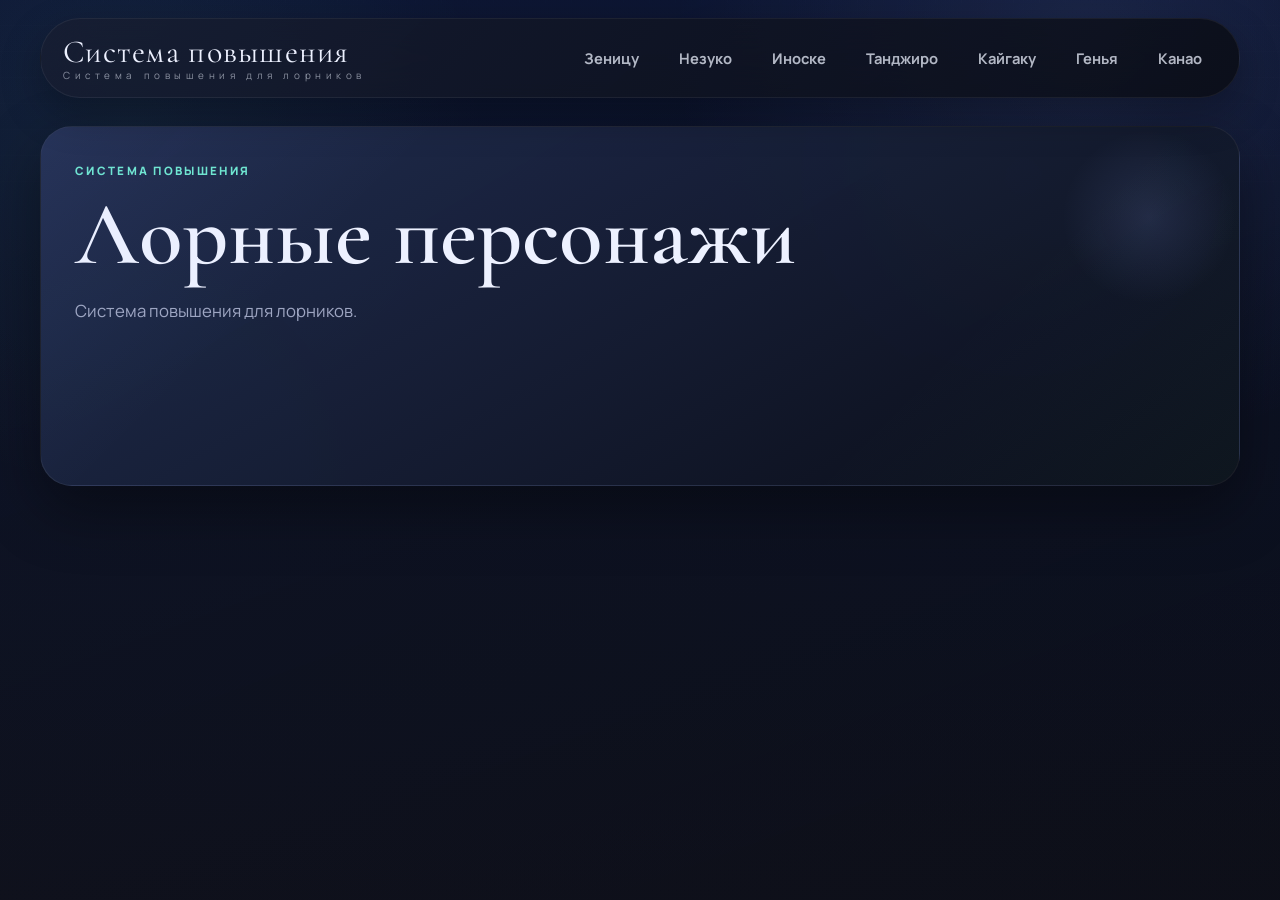
<file: index.html>
<!DOCTYPE html>
<html lang="ru">
<head>
  <meta charset="UTF-8">
  <meta name="viewport" content="width=device-width, initial-scale=1.0">
  <title>Дзюнкоку</title>
  <link rel="preconnect" href="https://fonts.googleapis.com">
  <link rel="preconnect" href="https://fonts.gstatic.com" crossorigin>
  <link href="https://fonts.googleapis.com/css2?family=Cormorant+Garamond:wght@500;600;700&family=Manrope:wght@400;500;700;800&display=swap" rel="stylesheet">
  <link rel="stylesheet" href="styles.css">
</head>
<body data-page="overview">
  <div class="site-shell">
    <header class="topbar">
      <a class="brand" href="index.html" aria-label="Дзюнкоку">
        <span class="brand__title">Система повышения</span>
        <span class="brand__subtitle">Система повышения для лорников</span>
      </a>
      <nav class="topbar__nav" id="quick-nav" aria-label="Основная навигация"></nav>
    </header>

    <header class="hero">
      <div class="hero__content">
        <p class="eyebrow" id="hero-kicker"></p>
        <h1 id="hero-title"></h1>
        <p class="hero__text" id="hero-text"></p>
      </div>
    </header>

    <main id="app"></main>
  </div>

  <script src="script.js"></script>
</body>
</html>
</file>
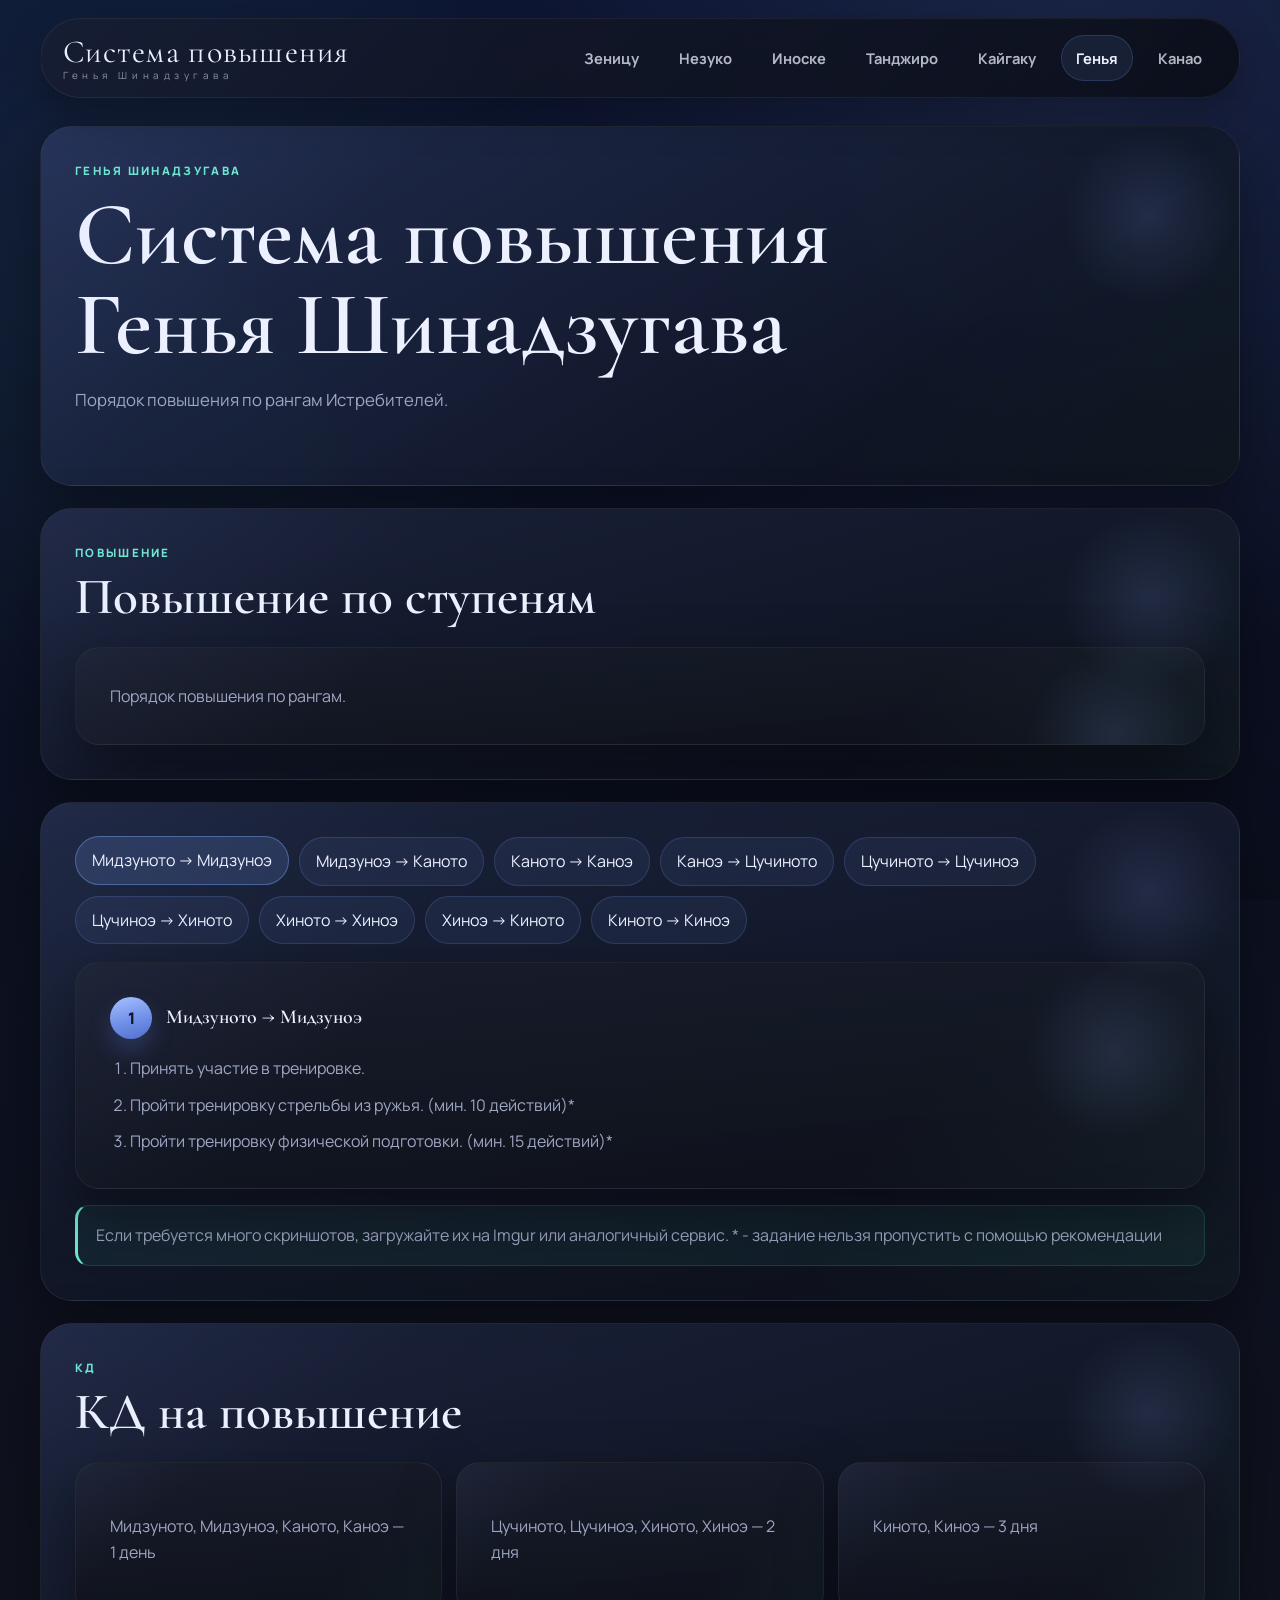
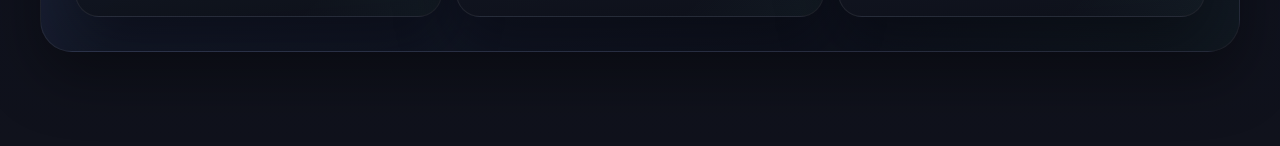
<file: genia.html>
<!DOCTYPE html>
<html lang="ru">
<head>
  <meta charset="UTF-8">
  <meta name="viewport" content="width=device-width, initial-scale=1.0">
  <title>Генья | Шинадзугава</title>
  <link rel="preconnect" href="https://fonts.googleapis.com">
  <link rel="preconnect" href="https://fonts.gstatic.com" crossorigin>
  <link href="https://fonts.googleapis.com/css2?family=Cormorant+Garamond:wght@500;600;700&family=Manrope:wght@400;500;700;800&display=swap" rel="stylesheet">
  <link rel="stylesheet" href="styles.css">
</head>
<body data-page="genia">
  <div class="site-shell">
    <header class="topbar">
      <a class="brand" href="index.html" aria-label="Система повышения Генья Шинадзугава">
        <span class="brand__title">Система повышения</span>
        <span class="brand__subtitle">Генья Шинадзугава</span>
      </a>
      <nav class="topbar__nav" id="quick-nav" aria-label="Основная навигация"></nav>
    </header>

    <header class="hero">
      <div class="hero__content">
        <p class="eyebrow" id="hero-kicker"></p>
        <h1 id="hero-title"></h1>
        <p class="hero__text" id="hero-text"></p>
      </div>
    </header>

    <main id="app"></main>
  </div>

  <script src="script.js"></script>
</body>
</html>
</file>
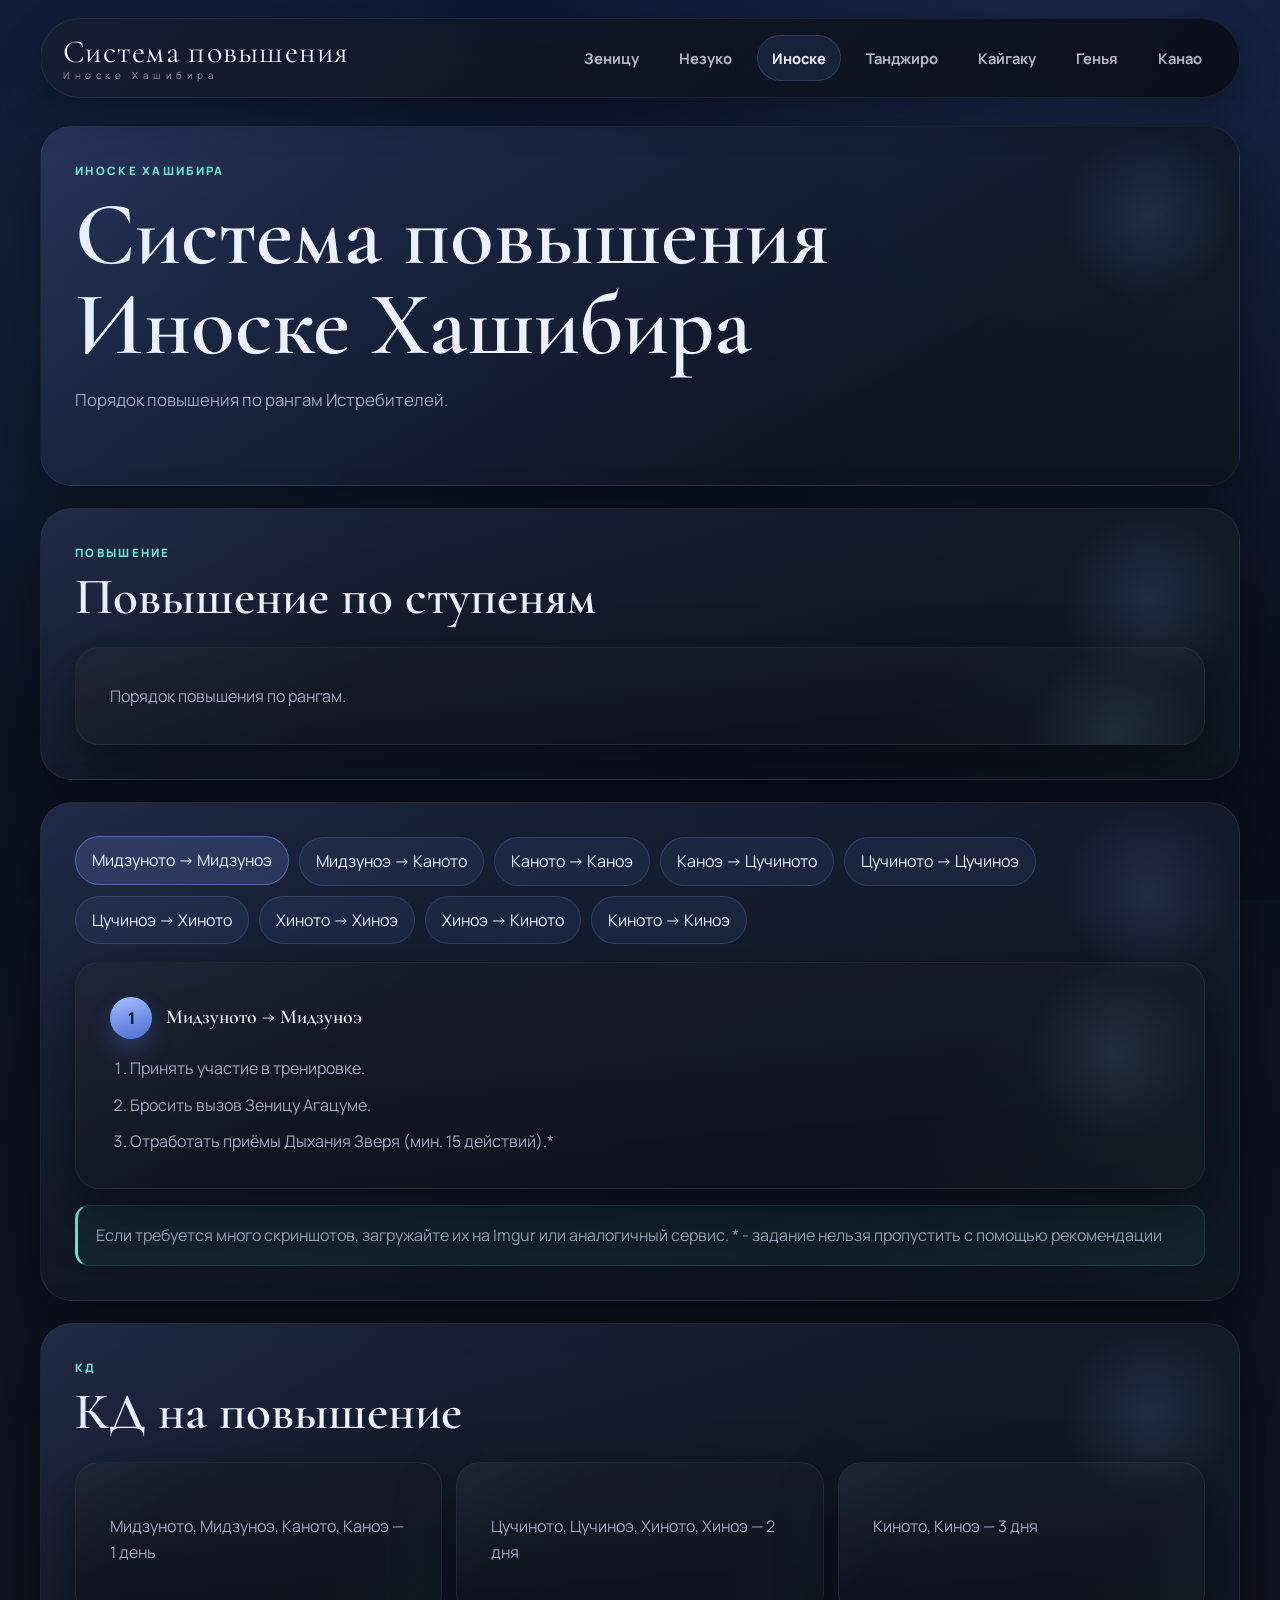
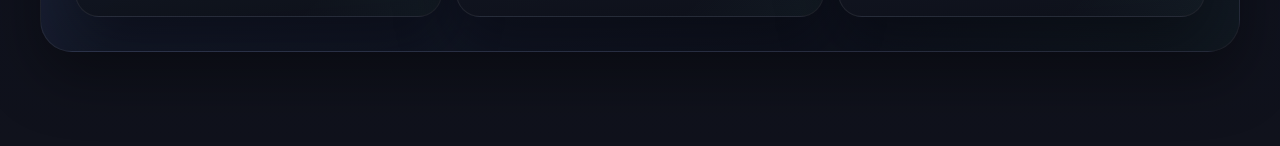
<file: Inosuke.html>
<!DOCTYPE html>
<html lang="ru">
<head>
  <meta charset="UTF-8">
  <meta name="viewport" content="width=device-width, initial-scale=1.0">
  <title>Иноске | Хашибира</title>
  <link rel="preconnect" href="https://fonts.googleapis.com">
  <link rel="preconnect" href="https://fonts.gstatic.com" crossorigin>
  <link href="https://fonts.googleapis.com/css2?family=Cormorant+Garamond:wght@500;600;700&family=Manrope:wght@400;500;700;800&display=swap" rel="stylesheet">
  <link rel="stylesheet" href="styles.css">
</head>
<body data-page="Inosuke">
  <div class="site-shell">
    <header class="topbar">
      <a class="brand" href="index.html" aria-label="Система повышения Иноске Хашибира">
        <span class="brand__title">Система повышения</span>
        <span class="brand__subtitle">Иноске Хашибира</span>
      </a>
      <nav class="topbar__nav" id="quick-nav" aria-label="Основная навигация"></nav>
    </header>

    <header class="hero">
      <div class="hero__content">
        <p class="eyebrow" id="hero-kicker"></p>
        <h1 id="hero-title"></h1>
        <p class="hero__text" id="hero-text"></p>
      </div>
    </header>

    <main id="app"></main>
  </div>

  <script src="script.js"></script>
</body>
</html>
</file>
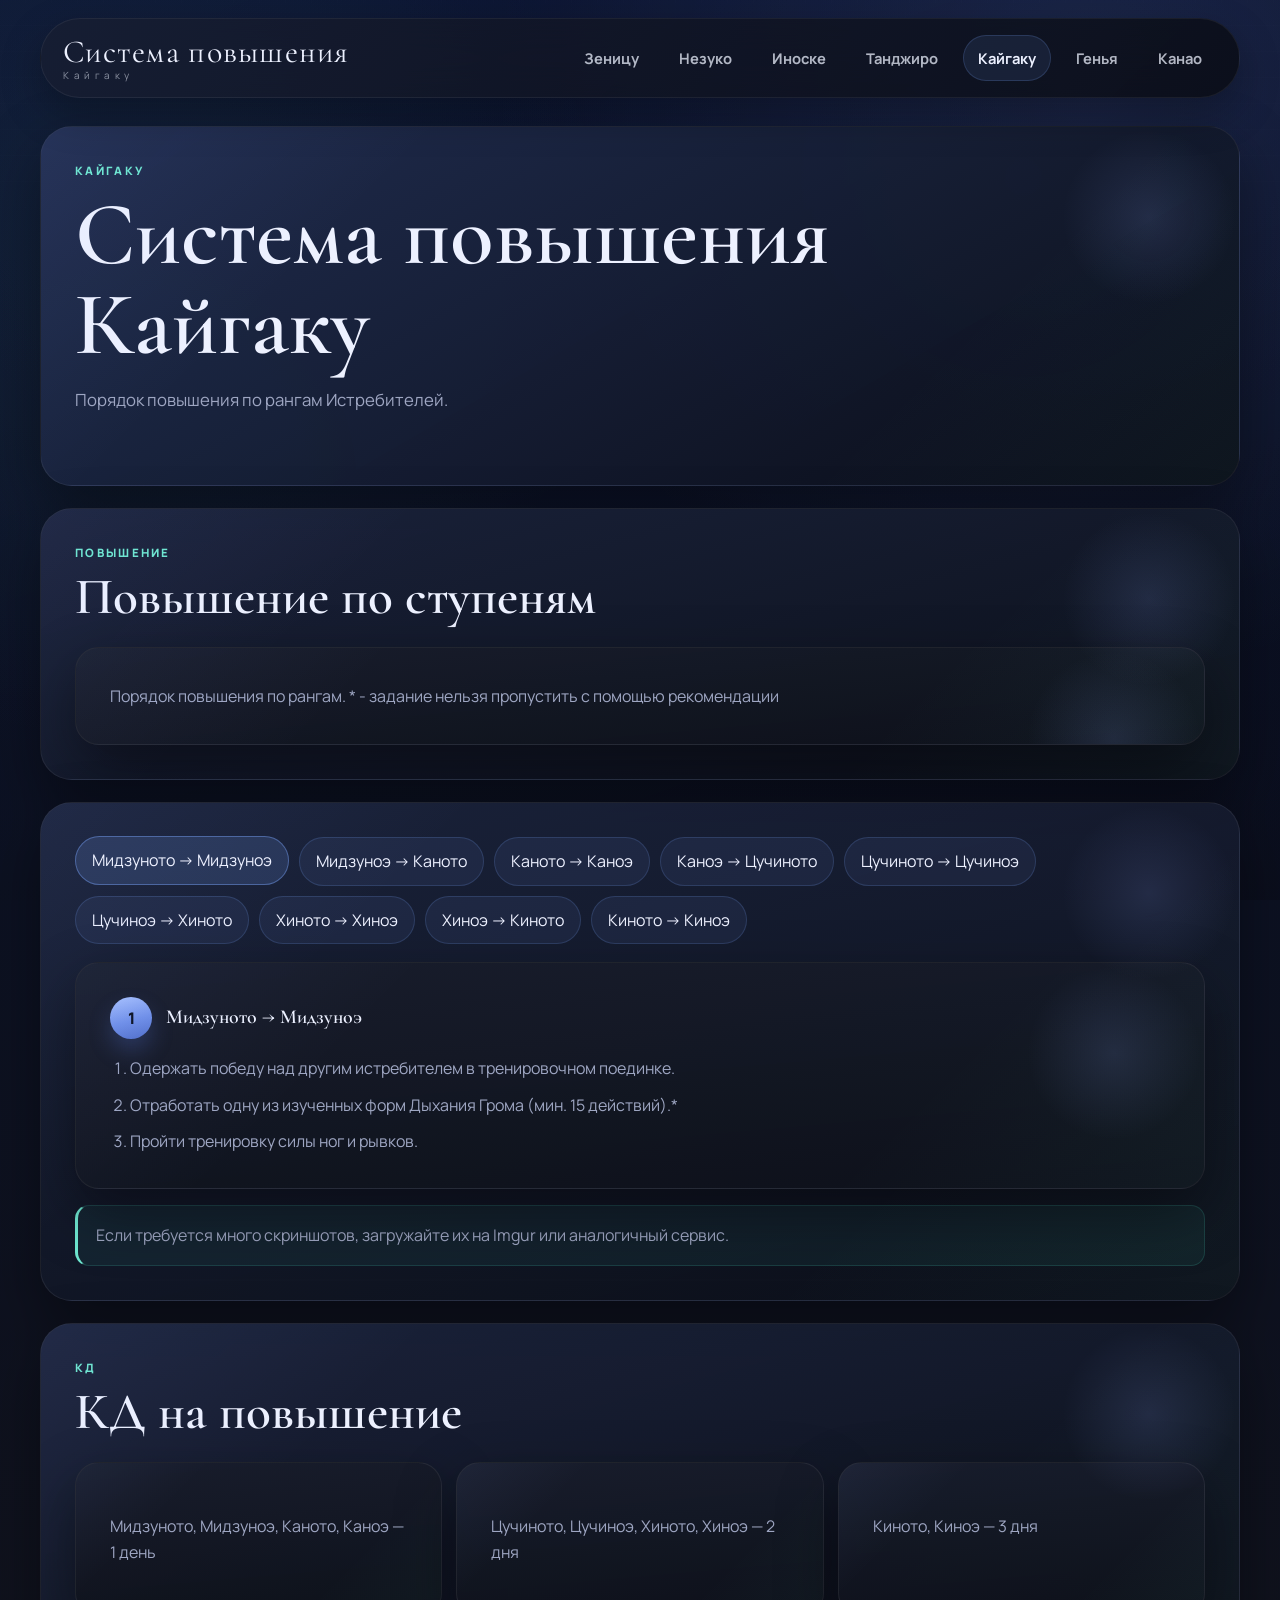
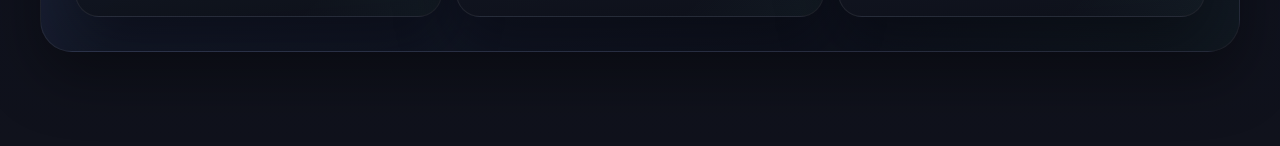
<file: Kaigaku.html>
<!DOCTYPE html>
<html lang="ru">
<head>
  <meta charset="UTF-8">
  <meta name="viewport" content="width=device-width, initial-scale=1.0">
  <title>Кайгаку</title>
  <link rel="preconnect" href="https://fonts.googleapis.com">
  <link rel="preconnect" href="https://fonts.gstatic.com" crossorigin>
  <link href="https://fonts.googleapis.com/css2?family=Cormorant+Garamond:wght@500;600;700&family=Manrope:wght@400;500;700;800&display=swap" rel="stylesheet">
  <link rel="stylesheet" href="styles.css">
</head>
<body data-page="Kaigaku">
  <div class="site-shell">
    <header class="topbar">
      <a class="brand" href="index.html" aria-label="Система повышения Кайгаку">
        <span class="brand__title">Система повышения</span>
        <span class="brand__subtitle">Кайгаку</span>
      </a>
      <nav class="topbar__nav" id="quick-nav" aria-label="Основная навигация"></nav>
    </header>

    <header class="hero">
      <div class="hero__content">
        <p class="eyebrow" id="hero-kicker"></p>
        <h1 id="hero-title"></h1>
        <p class="hero__text" id="hero-text"></p>
      </div>
    </header>

    <main id="app"></main>
  </div>

  <script src="script.js"></script>
</body>
</html>
</file>
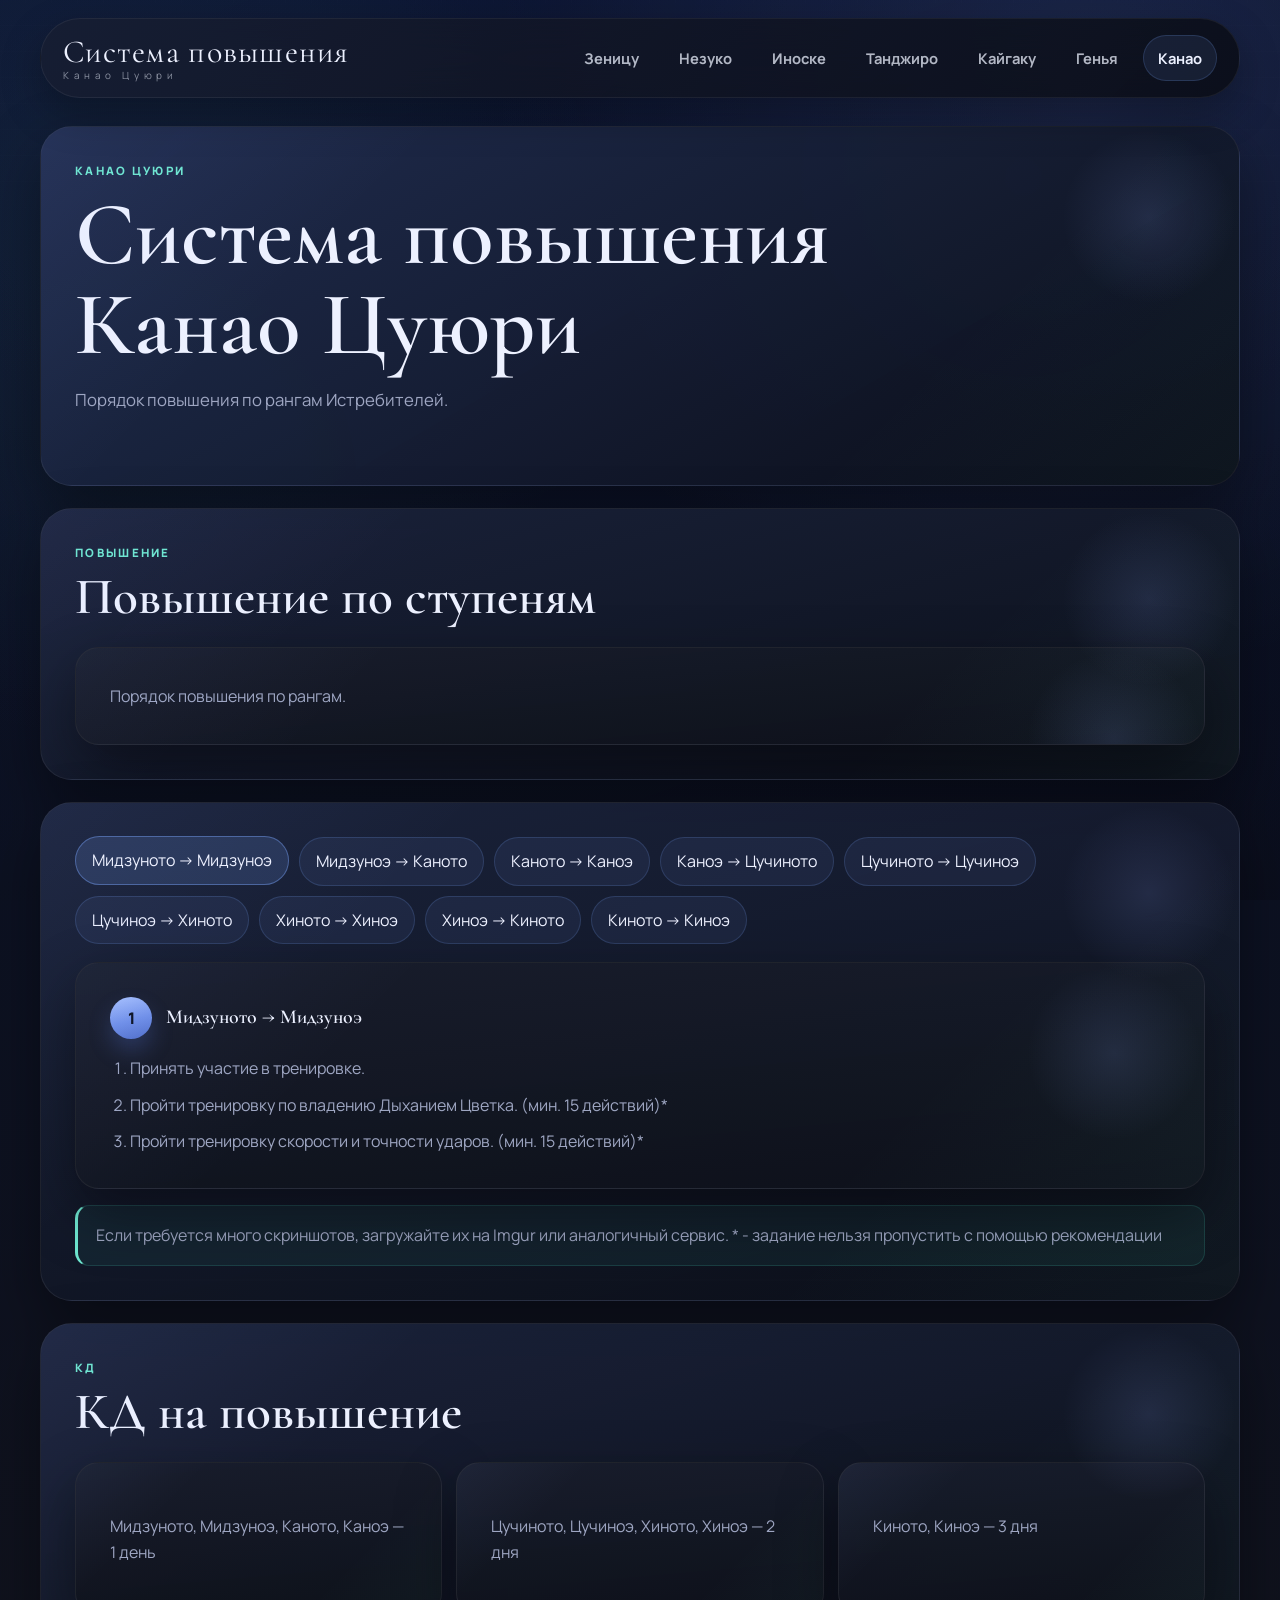
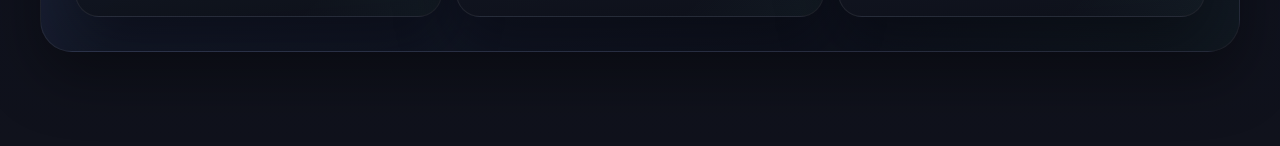
<file: Kanao.html>
<!DOCTYPE html>
<html lang="ru">
<head>
  <meta charset="UTF-8">
  <meta name="viewport" content="width=device-width, initial-scale=1.0">
  <title>Канао | Цуюри</title>
  <link rel="preconnect" href="https://fonts.googleapis.com">
  <link rel="preconnect" href="https://fonts.gstatic.com" crossorigin>
  <link href="https://fonts.googleapis.com/css2?family=Cormorant+Garamond:wght@500;600;700&family=Manrope:wght@400;500;700;800&display=swap" rel="stylesheet">
  <link rel="stylesheet" href="styles.css">
</head>
<body data-page="Kanao">
  <div class="site-shell">
    <header class="topbar">
      <a class="brand" href="index.html" aria-label="Система повышения Канао Цуюри">
        <span class="brand__title">Система повышения</span>
        <span class="brand__subtitle">Канао Цуюри</span>
      </a>
      <nav class="topbar__nav" id="quick-nav" aria-label="Основная навигация"></nav>
    </header>

    <header class="hero">
      <div class="hero__content">
        <p class="eyebrow" id="hero-kicker"></p>
        <h1 id="hero-title"></h1>
        <p class="hero__text" id="hero-text"></p>
      </div>
    </header>

    <main id="app"></main>
  </div>

  <script src="script.js"></script>
</body>
</html>
</file>
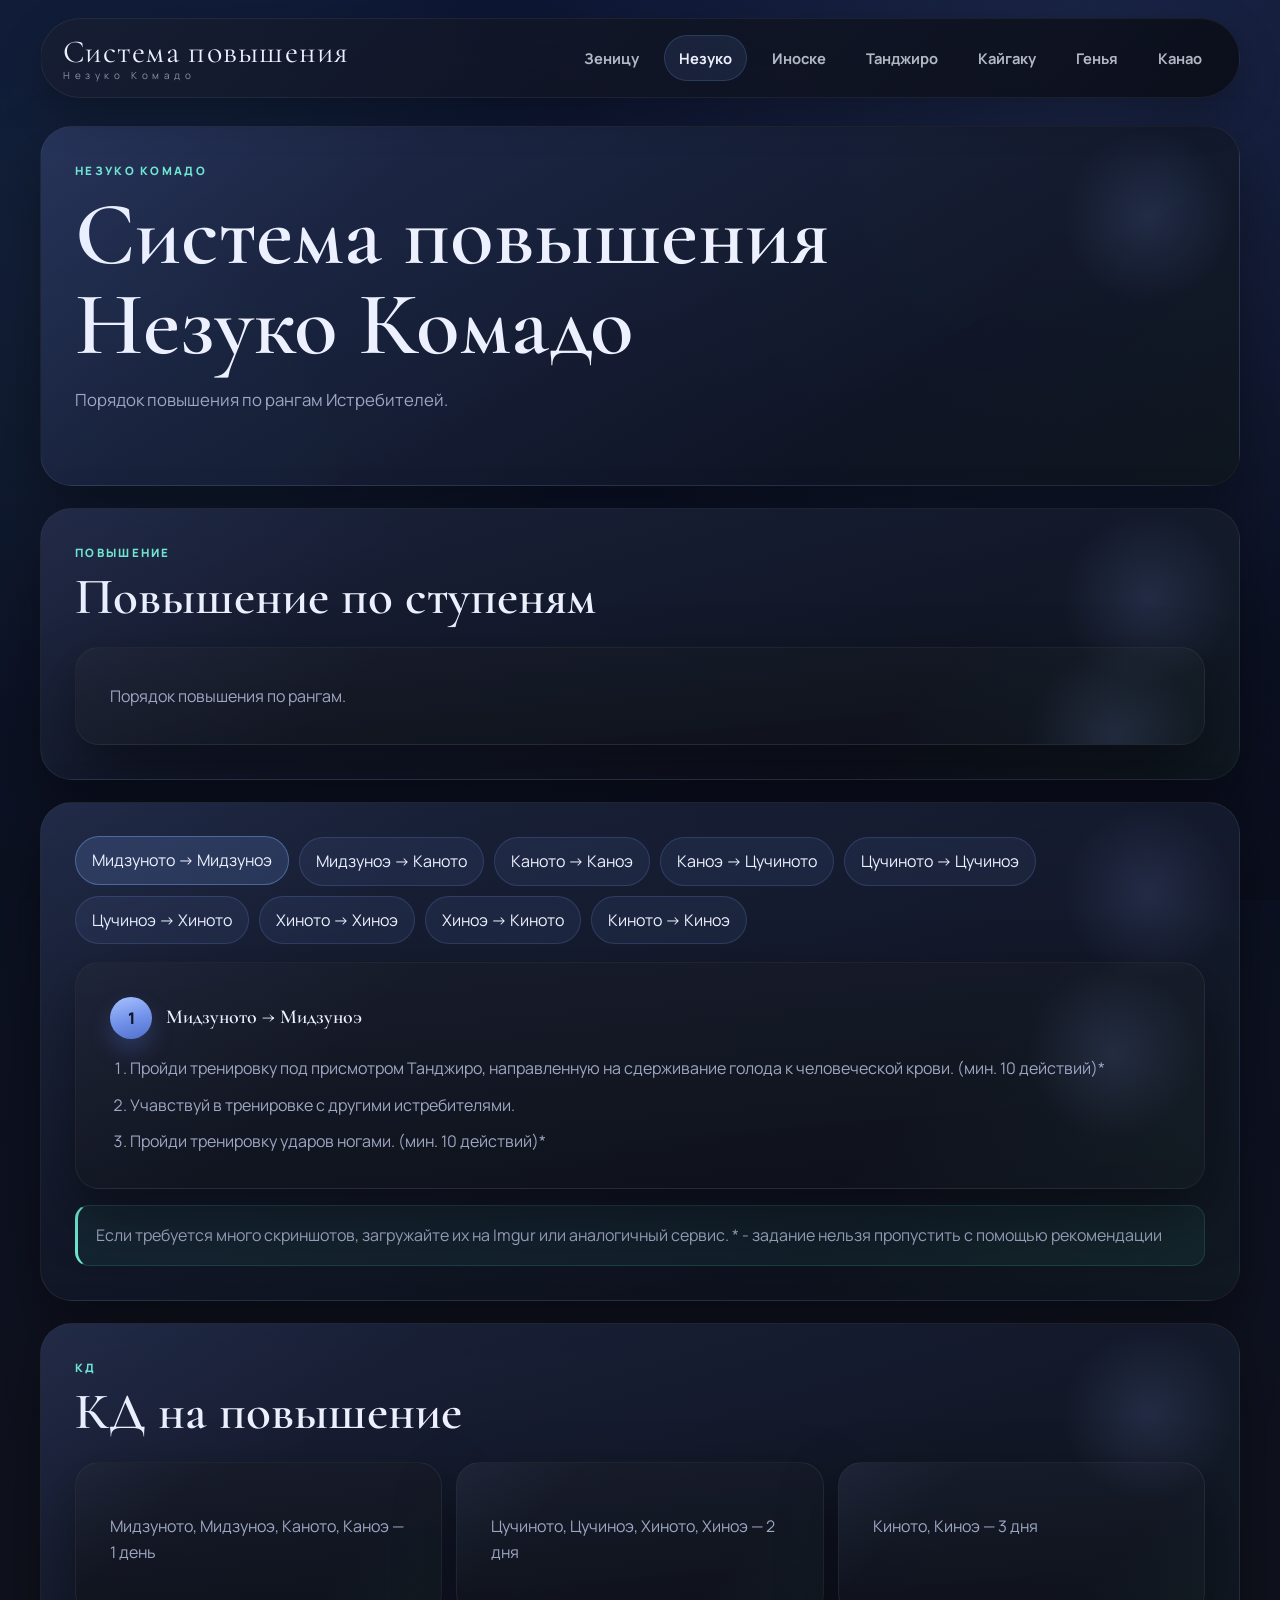
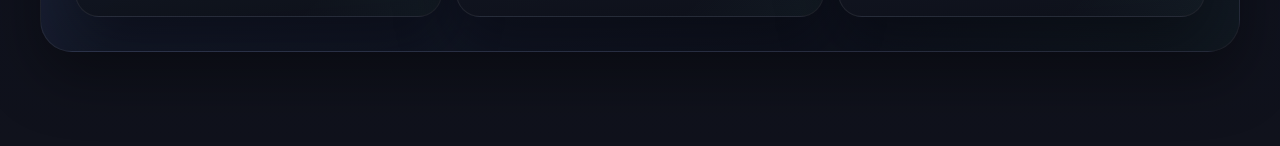
<file: nezuko.html>
<!DOCTYPE html>
<html lang="ru">
<head>
  <meta charset="UTF-8">
  <meta name="viewport" content="width=device-width, initial-scale=1.0">
  <title>Незуко | Комадо</title>
  <link rel="preconnect" href="https://fonts.googleapis.com">
  <link rel="preconnect" href="https://fonts.gstatic.com" crossorigin>
  <link href="https://fonts.googleapis.com/css2?family=Cormorant+Garamond:wght@500;600;700&family=Manrope:wght@400;500;700;800&display=swap" rel="stylesheet">
  <link rel="stylesheet" href="styles.css">
</head>
<body data-page="nezuko">
  <div class="site-shell">
    <header class="topbar">
      <a class="brand" href="index.html" aria-label="Система повышения Незуко Комадо">
        <span class="brand__title">Система повышения</span>
        <span class="brand__subtitle">Незуко Комадо</span>
      </a>
      <nav class="topbar__nav" id="quick-nav" aria-label="Основная навигация"></nav>
    </header>

    <header class="hero">
      <div class="hero__content">
        <p class="eyebrow" id="hero-kicker"></p>
        <h1 id="hero-title"></h1>
        <p class="hero__text" id="hero-text"></p>
      </div>
    </header>

    <main id="app"></main>
  </div>

  <script src="script.js"></script>
</body>
</html>
</file>
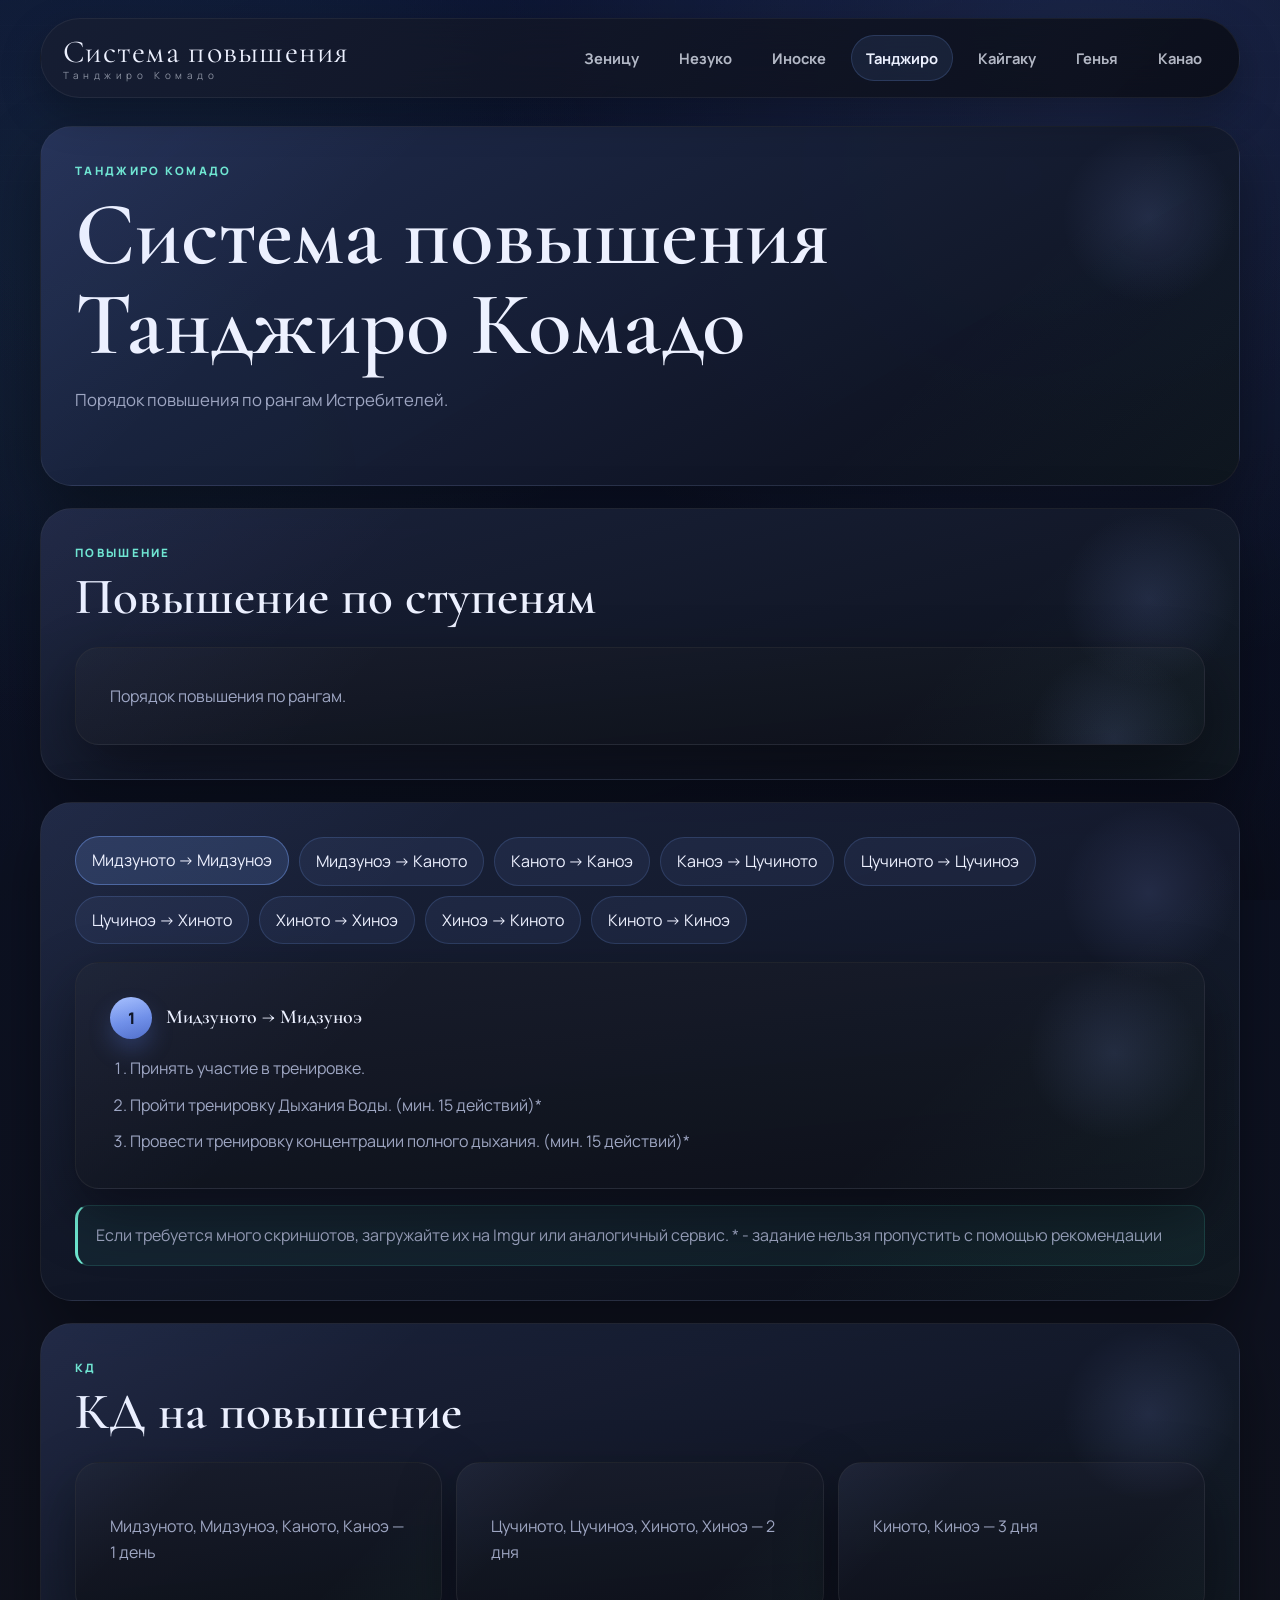
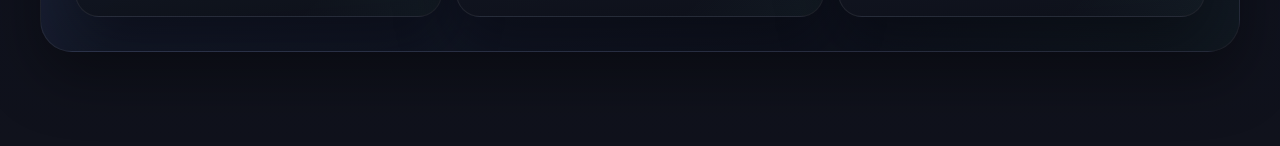
<file: Tazik.html>
<!DOCTYPE html>
<html lang="ru">
<head>
  <meta charset="UTF-8">
  <meta name="viewport" content="width=device-width, initial-scale=1.0">
  <title>Танджиро | Комадо</title>
  <link rel="preconnect" href="https://fonts.googleapis.com">
  <link rel="preconnect" href="https://fonts.gstatic.com" crossorigin>
  <link href="https://fonts.googleapis.com/css2?family=Cormorant+Garamond:wght@500;600;700&family=Manrope:wght@400;500;700;800&display=swap" rel="stylesheet">
  <link rel="stylesheet" href="styles.css">
</head>
<body data-page="Tazik">
  <div class="site-shell">
    <header class="topbar">
      <a class="brand" href="index.html" aria-label="Система повышения Танджиро Комадо">
        <span class="brand__title">Система повышения</span>
        <span class="brand__subtitle">Танджиро Комадо</span>
      </a>
      <nav class="topbar__nav" id="quick-nav" aria-label="Основная навигация"></nav>
    </header>

    <header class="hero">
      <div class="hero__content">
        <p class="eyebrow" id="hero-kicker"></p>
        <h1 id="hero-title"></h1>
        <p class="hero__text" id="hero-text"></p>
      </div>
    </header>

    <main id="app"></main>
  </div>

  <script src="script.js"></script>
</body>
</html>
</file>
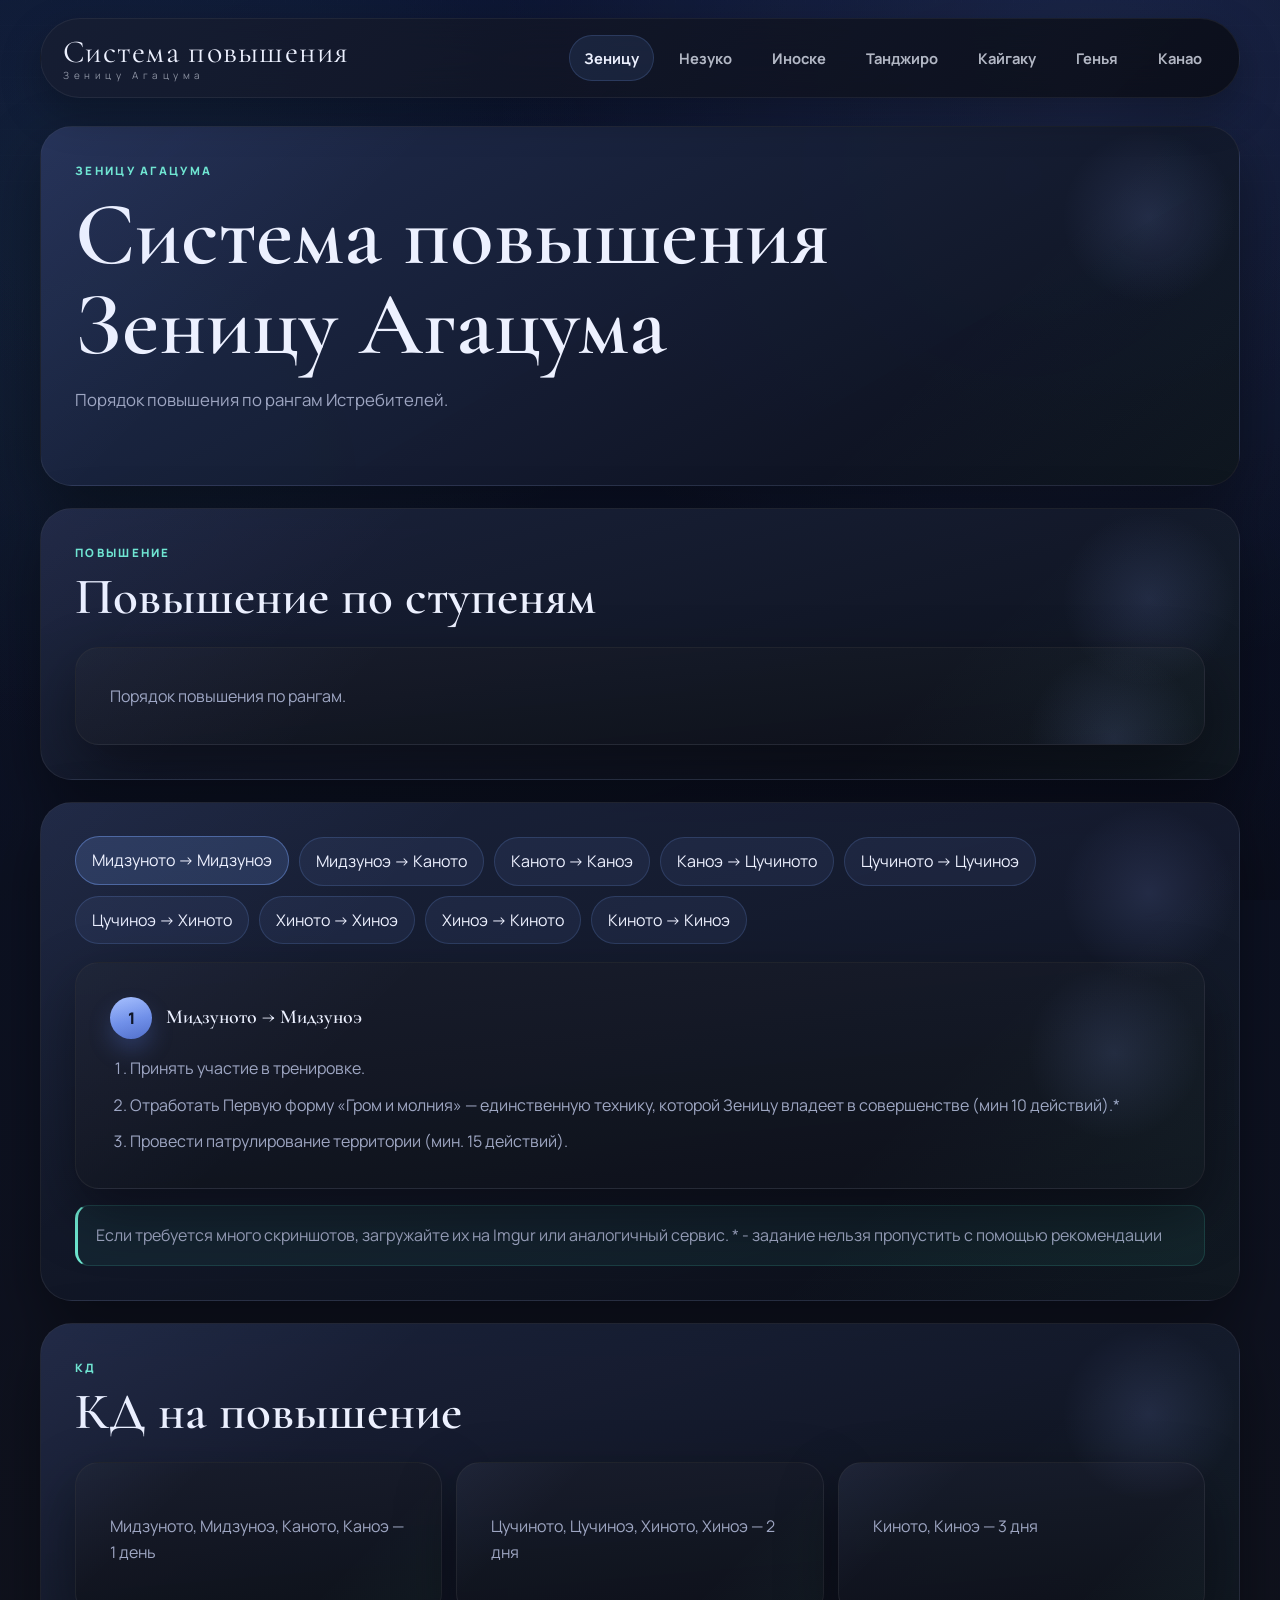
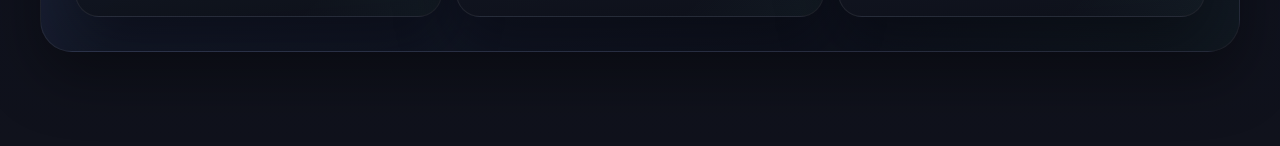
<file: zenitsu.html>
<!DOCTYPE html>
<html lang="ru">
<head>
  <meta charset="UTF-8">
  <meta name="viewport" content="width=device-width, initial-scale=1.0">
  <title>Зеницу | Агацума</title>
  <link rel="preconnect" href="https://fonts.googleapis.com">
  <link rel="preconnect" href="https://fonts.gstatic.com" crossorigin>
  <link href="https://fonts.googleapis.com/css2?family=Cormorant+Garamond:wght@500;600;700&family=Manrope:wght@400;500;700;800&display=swap" rel="stylesheet">
  <link rel="stylesheet" href="styles.css">
</head>
<body data-page="zenitsu">
  <div class="site-shell">
    <header class="topbar">
      <a class="brand" href="index.html" aria-label="Система повышения Зеницу Агацума">
        <span class="brand__title">Система повышения</span>
        <span class="brand__subtitle">Зеницу Агацума</span>
      </a>
      <nav class="topbar__nav" id="quick-nav" aria-label="Основная навигация"></nav>
    </header>

    <header class="hero">
      <div class="hero__content">
        <p class="eyebrow" id="hero-kicker"></p>
        <h1 id="hero-title"></h1>
        <p class="hero__text" id="hero-text"></p>
      </div>
    </header>

    <main id="app"></main>
  </div>

  <script src="script.js"></script>
</body>
</html>
</file>
<file: styles.css>
:root {
  --bg: #06070c;
  --bg-deep: #0b0e17;
  --panel: rgba(19, 22, 34, 0.82);
  --panel-strong: rgba(12, 15, 24, 0.94);
  --card: rgba(23, 27, 40, 0.9);
  --line: rgba(140, 170, 255, 0.18);
  --line-strong: rgba(140, 170, 255, 0.34);
  --text: #edf1ff;
  --muted: #9ea6c2;
  --accent: #8fa8ff;
  --accent-2: #6ee7d0;
  --accent-soft: rgba(143, 168, 255, 0.13);
  --shadow: 0 24px 60px rgba(0, 0, 0, 0.38);
  --radius-xl: 32px;
  --radius-lg: 24px;
  --radius-md: 18px;
  --radius-sm: 12px;
  --content-width: 1200px;
}

* {
  box-sizing: border-box;
}

html {
  scroll-behavior: smooth;
}

body {
  margin: 0;
  min-height: 100vh;
  font-family: "Manrope", sans-serif;
  color: var(--text);
  background:
    radial-gradient(circle at 85% 5%, rgba(143, 168, 255, 0.14), transparent 30%),
    radial-gradient(circle at 10% 15%, rgba(110, 231, 208, 0.08), transparent 26%),
    linear-gradient(180deg, #0a1330 0%, #0c1122 50%, #10121c 100%);
  line-height: 1.65;
  overflow-x: hidden;
  position: relative;
}

body::before {
  content: "";
  position: fixed;
  inset: 0;
  z-index: -3;
  background:
    linear-gradient(160deg, rgba(30, 40, 74, 0.68), rgba(6, 8, 14, 0.9)),
    url("https://images.unsplash.com/photo-1519681393784-d120267933ba?auto=format&fit=crop&w=1600&q=80") center/cover no-repeat;
  opacity: 0.28;
  pointer-events: none;
}

body::after {
  content: "";
  position: fixed;
  inset: 0;
  z-index: -2;
  background:
    linear-gradient(transparent 96%, rgba(255, 255, 255, 0.03) 100%),
    linear-gradient(90deg, transparent 96%, rgba(255, 255, 255, 0.025) 100%);
  background-size: 26px 26px;
  mask-image: linear-gradient(180deg, rgba(0, 0, 0, 0.5), transparent 90%);
  pointer-events: none;
}

.site-shell {
  width: min(calc(100% - 32px), var(--content-width));
  margin: 0 auto;
  padding: 18px 0 72px;
}

.topbar {
  position: sticky;
  top: 12px;
  z-index: 20;
  display: flex;
  align-items: center;
  justify-content: space-between;
  gap: 20px;
  min-height: 78px;
  padding: 16px 22px;
  border: 1px solid rgba(255, 255, 255, 0.06);
  border-radius: 999px;
  background: linear-gradient(135deg, rgba(24, 30, 50, 0.78), rgba(9, 11, 18, 0.8));
  box-shadow: 0 16px 40px rgba(0, 0, 0, 0.28);
  backdrop-filter: blur(24px);
}

.brand {
  display: inline-flex;
  flex-direction: column;
  gap: 3px;
  text-decoration: none;
  color: var(--text);
  line-height: 1;
  flex-shrink: 0;
}

.brand__title,
h1,
h2,
h3,
h4 {
  font-family: "Cormorant Garamond", serif;
}

.brand__title {
  font-size: 2rem;
  letter-spacing: 0.04em;
}

.brand__subtitle {
  color: rgba(237, 243, 255, 0.55);
  font-size: 0.62rem;
  letter-spacing: 0.46em;
}

.topbar__nav,
.pill-row,
.promotion-tabs,
.hero-actions {
  display: flex;
  flex-wrap: wrap;
  gap: 10px;
}

.topbar-link,
.tab-button,
.pill,
.hero-button {
  color: var(--text);
  text-decoration: none;
  transition: 0.2s ease;
}

.topbar-link {
  padding: 10px 14px;
  border: 1px solid transparent;
  border-radius: 999px;
  color: rgba(237, 243, 255, 0.74);
  font-size: 0.92rem;
  font-weight: 700;
}

.topbar-link:hover,
.topbar-link.is-active {
  color: var(--text);
  border-color: rgba(122, 168, 255, 0.18);
  background: rgba(122, 168, 255, 0.1);
}

.hero,
.panel,
.info-card,
.step-card,
.rank-card,
.spotlight-card,
.simple-card {
  position: relative;
  overflow: hidden;
  border: 1px solid rgba(255, 255, 255, 0.07);
  box-shadow: var(--shadow);
}

.hero,
.panel {
  border-radius: var(--radius-xl);
  background: linear-gradient(165deg, rgba(28, 36, 62, 0.92), rgba(12, 15, 24, 0.95));
}

.hero {
  margin: 28px 0 22px;
  min-height: 360px;
  background:
    linear-gradient(150deg, rgba(34, 46, 82, 0.95), rgba(10, 13, 22, 0.97)),
    radial-gradient(circle at 82% 14%, rgba(143, 168, 255, 0.16), transparent 30%),
    radial-gradient(circle at 8% 100%, rgba(110, 231, 208, 0.1), transparent 34%);
}

.hero::before,
.panel::before,
.spotlight-card::before,
.info-card::before,
.step-card::before,
.simple-card::before,
.rank-card::before {
  content: "";
  position: absolute;
  inset: 0;
  background: linear-gradient(135deg, rgba(143, 168, 255, 0.06), transparent 26%, transparent 72%, rgba(110, 231, 208, 0.045));
  pointer-events: none;
}

.hero::after,
.panel::after,
.spotlight-card::after,
.info-card::after,
.step-card::after {
  content: "";
  position: absolute;
  top: 0;
  right: 0;
  width: 180px;
  height: 180px;
  background: radial-gradient(circle, rgba(143, 168, 255, 0.13), transparent 68%);
  pointer-events: none;
}

.hero__content,
.panel,
.spotlight-card,
.info-card,
.step-card,
.simple-card {
  padding: 34px;
}

.eyebrow,
.section-kicker {
  margin: 0 0 10px;
  color: var(--accent-2);
  text-transform: uppercase;
  letter-spacing: 0.2em;
  font-size: 0.72rem;
  font-weight: 800;
}

h1,
h2,
h3,
h4 {
  margin: 0;
  line-height: 1;
  font-weight: 600;
}

h1 {
  max-width: 880px;
  font-size: clamp(3.1rem, 7vw, 5.6rem);
}

h2 {
  font-size: clamp(2.1rem, 4vw, 3.5rem);
}

h3 {
  margin-bottom: 16px;
  font-size: clamp(1.5rem, 3vw, 2rem);
}

h4 {
  margin-bottom: 10px;
  font-size: 1.24rem;
}

.hero__text,
.page-copy,
.section-copy,
.inline-note,
.rank-card__meta,
.simple-card p,
.step-card li,
.info-card li,
.ordered-list li {
  color: var(--muted);
}

.hero__text {
  max-width: 760px;
  margin: 16px 0 0;
  font-size: 1.05rem;
  line-height: 1.78;
}

.panel {
  margin-bottom: 22px;
}

.section-heading {
  display: flex;
  justify-content: space-between;
  gap: 16px;
  align-items: flex-end;
  margin-bottom: 24px;
}

.section-copy,
.page-copy {
  margin: 0;
  line-height: 1.75;
}

.page-copy + .page-copy {
  margin-top: 12px;
}

.cards-grid,
.simple-grid,
.steps-grid,
.cooldown-grid,
.rank-stack {
  display: grid;
  gap: 14px;
}

.cards-grid {
  grid-template-columns: repeat(auto-fit, minmax(240px, 1fr));
}

.simple-grid {
  grid-template-columns: repeat(auto-fit, minmax(220px, 1fr));
}

.steps-grid {
  grid-template-columns: repeat(auto-fit, minmax(300px, 1fr));
}

.cooldown-grid {
  grid-template-columns: repeat(auto-fit, minmax(220px, 1fr));
  margin-top: 16px;
}

.spotlight-card,
.info-card,
.step-card,
.simple-card,
.rank-card {
  border-radius: var(--radius-lg);
  background: linear-gradient(175deg, rgba(24, 29, 44, 0.94), rgba(14, 17, 26, 0.96));
}

.bind-box {
  display: grid;
  gap: 10px;
  margin-top: 14px;
}

.bind-line {
  display: block;
  width: 100%;
  padding: 12px 14px;
  border: 1px solid rgba(122, 168, 255, 0.16);
  border-radius: 14px;
  background: rgba(5, 10, 18, 0.72);
  color: #dbe8ff;
  font-family: "Consolas", "Courier New", monospace;
  font-size: 0.92rem;
  line-height: 1.55;
  white-space: pre-wrap;
  word-break: break-word;
}

.number-badge,
.index-badge {
  display: inline-flex;
  align-items: center;
  justify-content: center;
  width: 42px;
  height: 42px;
  border-radius: 50%;
  background: linear-gradient(165deg, #a9c2ff, #6f8fe8 55%, #4f6dc9);
  color: #0b1120;
  font-weight: 900;
  box-shadow: 0 12px 22px rgba(79, 109, 201, 0.3);
}

.number-badge {
  margin-bottom: 14px;
}

.pill,
.hero-button,
.tab-button {
  display: inline-flex;
  align-items: center;
  justify-content: center;
  min-height: 40px;
  padding: 10px 16px;
  border-radius: 999px;
  border: 1px solid rgba(122, 168, 255, 0.18);
  background: rgba(122, 168, 255, 0.08);
  font-weight: 800;
}

.hero-button:hover,
.tab-button:hover,
.tab-button.is-active,
.pill:hover {
  transform: translateY(-1px);
  border-color: rgba(122, 168, 255, 0.42);
  background: rgba(122, 168, 255, 0.16);
}

.inline-note {
  margin-top: 16px;
  padding: 16px 18px;
  border: 1px solid rgba(77, 224, 193, 0.16);
  border-left: 3px solid var(--accent-2);
  border-radius: 14px;
  background: rgba(77, 224, 193, 0.06);
}

.rank-stack {
  gap: 10px;
}

.rank-card {
  padding: 20px 22px;
  text-align: center;
}

.rank-card--accent {
  border-color: rgba(110, 231, 208, 0.28);
  background: linear-gradient(180deg, rgba(16, 40, 40, 0.95), rgba(8, 18, 18, 0.97));
}

.rank-card__name {
  display: block;
  font-size: 1.46rem;
}

.rank-card__meta {
  display: block;
  margin-top: 6px;
  font-size: 0.92rem;
}

.arrow-down {
  text-align: center;
  color: var(--accent);
  font-size: 1.5rem;
  line-height: 1;
}

.ordered-list {
  margin: 0;
  padding-left: 20px;
}

.ordered-list li + li,
.step-card li + li {
  margin-top: 10px;
}

.promotion-tabs {
  margin-bottom: 18px;
}

.tab-button {
  cursor: pointer;
  font: inherit;
}

.promotion-pane {
  display: none;
}

.promotion-pane.is-active {
  display: block;
}

.step-card__title {
  display: flex;
  align-items: center;
  gap: 14px;
  margin-bottom: 16px;
}

.step-card__title h4 {
  margin: 0;
}

.step-card ul {
  margin: 0;
  padding-left: 18px;
}

@media (max-width: 720px) {
  .site-shell {
    width: min(calc(100% - 20px), var(--content-width));
    padding-top: 10px;
  }

  .topbar {
    position: static;
    align-items: flex-start;
    flex-direction: column;
    border-radius: 26px;
    padding: 18px;
  }

  .topbar__nav,
  .promotion-tabs,
  .hero-actions {
    width: 100%;
  }

  .hero,
  .panel,
  .spotlight-card,
  .info-card,
  .step-card,
  .simple-card {
    padding: 22px;
  }

  .section-heading {
    align-items: flex-start;
    flex-direction: column;
  }

  .topbar-link,
  .tab-button,
  .hero-button {
    width: 100%;
    text-align: center;
  }
}
</file>
